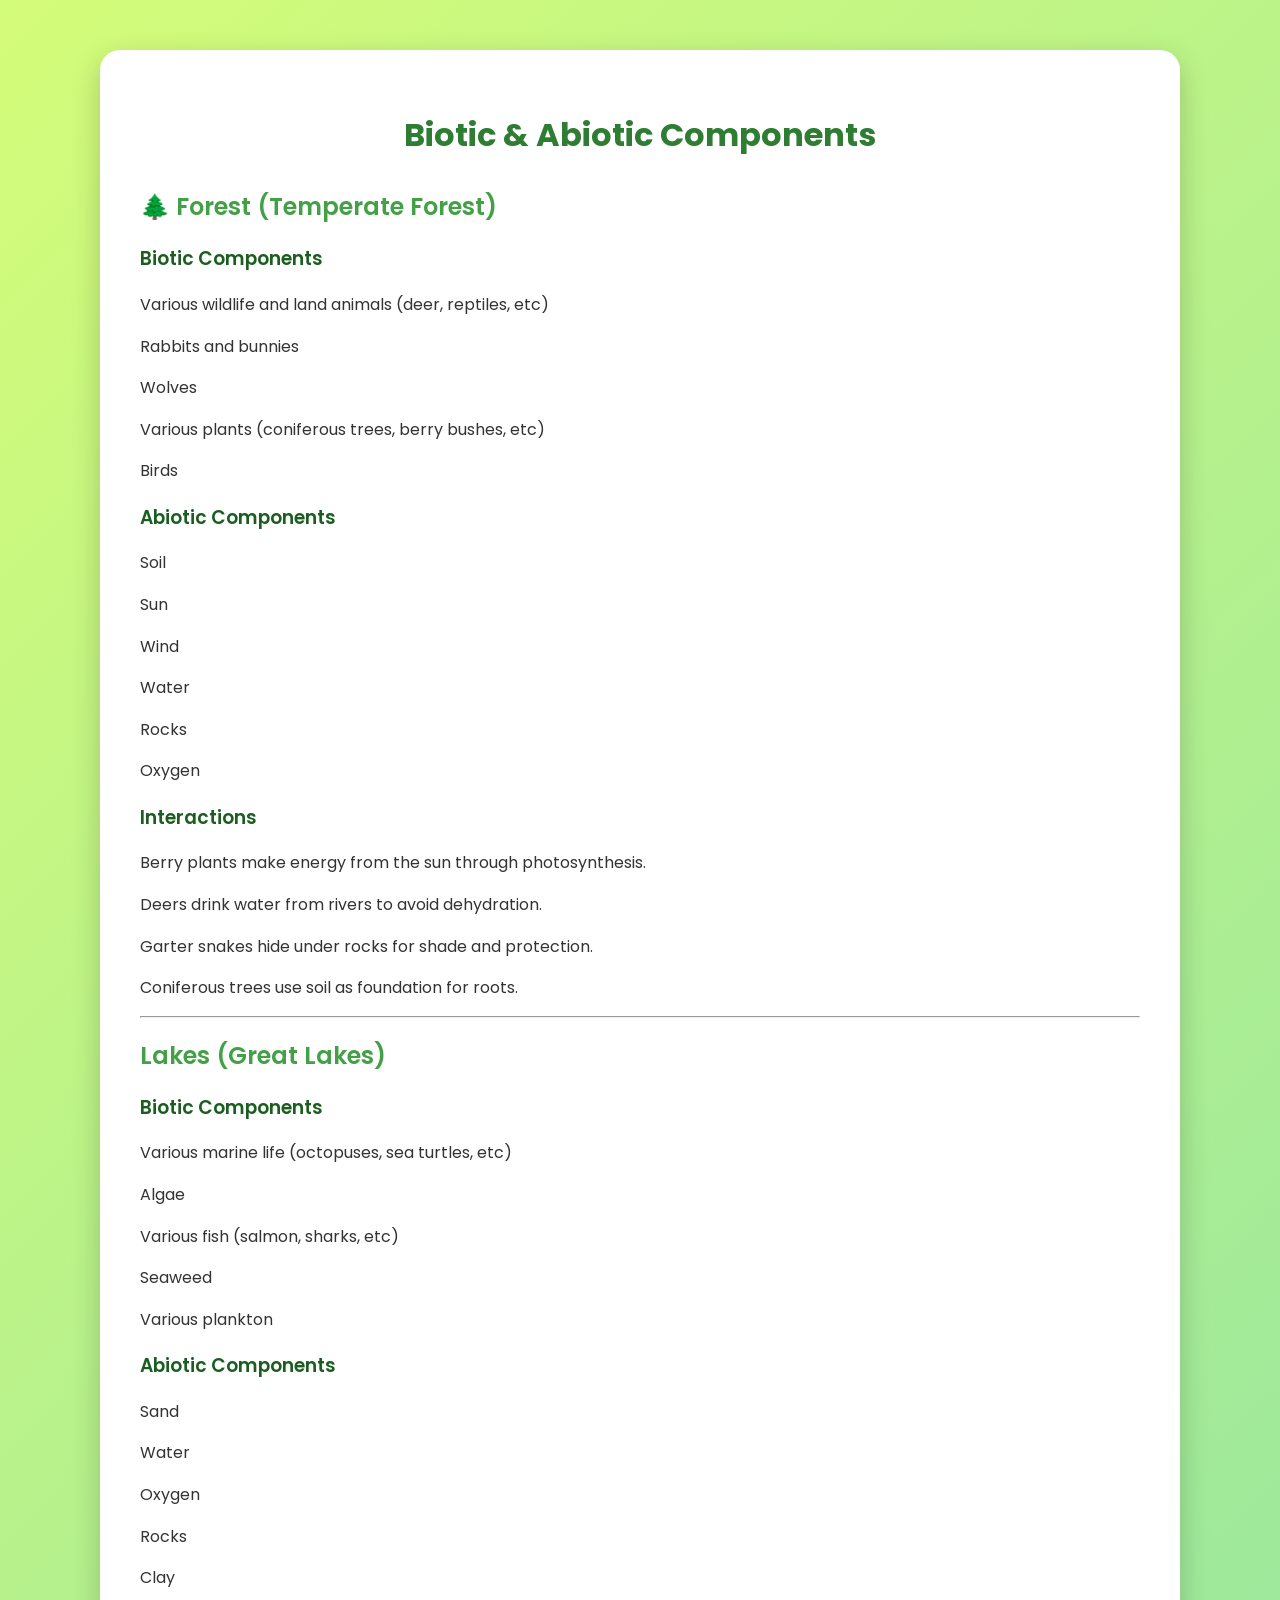
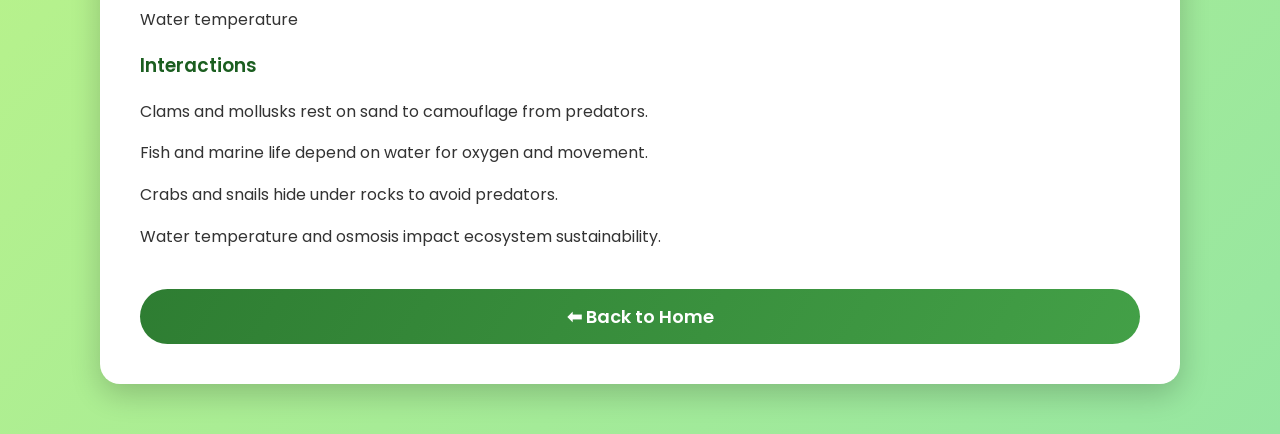
<file: biotic-abiotic.html>
<!DOCTYPE html>
<html lang="en">
<head>
<meta charset="UTF-8">
<meta name="viewport" content="width=device-width, initial-scale=1.0">
<title>Biotic & Abiotic Components</title>

<!-- Google Font -->
<link href="https://fonts.googleapis.com/css2?family=Poppins:wght@400;600;700&display=swap" rel="stylesheet">

<!-- Link to your main CSS -->
<link rel="stylesheet" href="style.css">

<style>
/* Specific card-style container for this page */
.container {
  max-width: 1000px;
  margin: 50px auto;
  background: white;
  padding: 40px;
  border-radius: 20px;
  box-shadow: 0 10px 30px rgba(0,0,0,0.2);
  text-align: left;
}

h1 {
  font-family: 'Poppins', sans-serif;
  font-weight: 700;
  text-align: center;
  color: #2e7d32;
  margin-bottom: 30px;
}

h2 {
  font-family: 'Poppins', sans-serif;
  font-weight: 600;
  color: #43a047;
}

h3 {
  font-family: 'Poppins', sans-serif;
  font-weight: 600;
  color: #1b5e20;
}

p {
  font-family: 'Poppins', sans-serif;
  line-height: 1.6;
  margin-bottom: 15px;
  font-size: 16px;
}

.food-chain {
  background: #f4f4f4;
  padding: 20px;
  border-radius: 14px;
  box-shadow: 0 6px 15px rgba(0,0,0,0.15);
  margin-top: 20px;
}

.back-button {
  display: block;
  margin: 40px auto 0 auto;
  text-align: center;
  padding: 14px 28px;
  background: linear-gradient(120deg, #2e7d32, #43a047);
  color: white;
  font-weight: 600;
  font-size: 18px;
  border-radius: 30px;
  text-decoration: none;
  transition: transform 0.3s, box-shadow 0.3s;
}
.back-button:hover {
  transform: translateY(-4px);
  box-shadow: 0 12px 25px rgba(0,0,0,0.25);
}
</style>

</head>
<body>

<div class="container">
  <h1> Biotic & Abiotic Components</h1>

  <h2>🌲 Forest (Temperate Forest)</h2>
  <h3>Biotic Components</h3>
  <p>Various wildlife and land animals (deer, reptiles, etc)</p>
  <p>Rabbits and bunnies</p>
  <p>Wolves</p>
  <p>Various plants (coniferous trees, berry bushes, etc)</p>
  <p>Birds</p>

  <h3>Abiotic Components</h3>
  <p>Soil</p>
  <p>Sun</p>
  <p>Wind</p>
  <p>Water</p>
  <p>Rocks</p>
  <p>Oxygen</p>

  <h3>Interactions</h3>
  <p>Berry plants make energy from the sun through photosynthesis.</p>
  <p>Deers drink water from rivers to avoid dehydration.</p>
  <p>Garter snakes hide under rocks for shade and protection.</p>
  <p>Coniferous trees use soil as foundation for roots.</p>

  <hr>

  <h2> Lakes (Great Lakes)</h2>
  <h3>Biotic Components</h3>
  <p>Various marine life (octopuses, sea turtles, etc)</p>
  <p>Algae</p>
  <p>Various fish (salmon, sharks, etc)</p>
  <p>Seaweed</p>
  <p>Various plankton</p>

  <h3>Abiotic Components</h3>
  <p>Sand</p>
  <p>Water</p>
  <p>Oxygen</p>
  <p>Rocks</p>
  <p>Clay</p>
  <p>Water temperature</p>

  <h3>Interactions</h3>
  <p>Clams and mollusks rest on sand to camouflage from predators.</p>
  <p>Fish and marine life depend on water for oxygen and movement.</p>
  <p>Crabs and snails hide under rocks to avoid predators.</p>
  <p>Water temperature and osmosis impact ecosystem sustainability.</p>


  <a class="back-button" href="index.html">⬅ Back to Home</a>
</div>

</body>
</html>
</file>
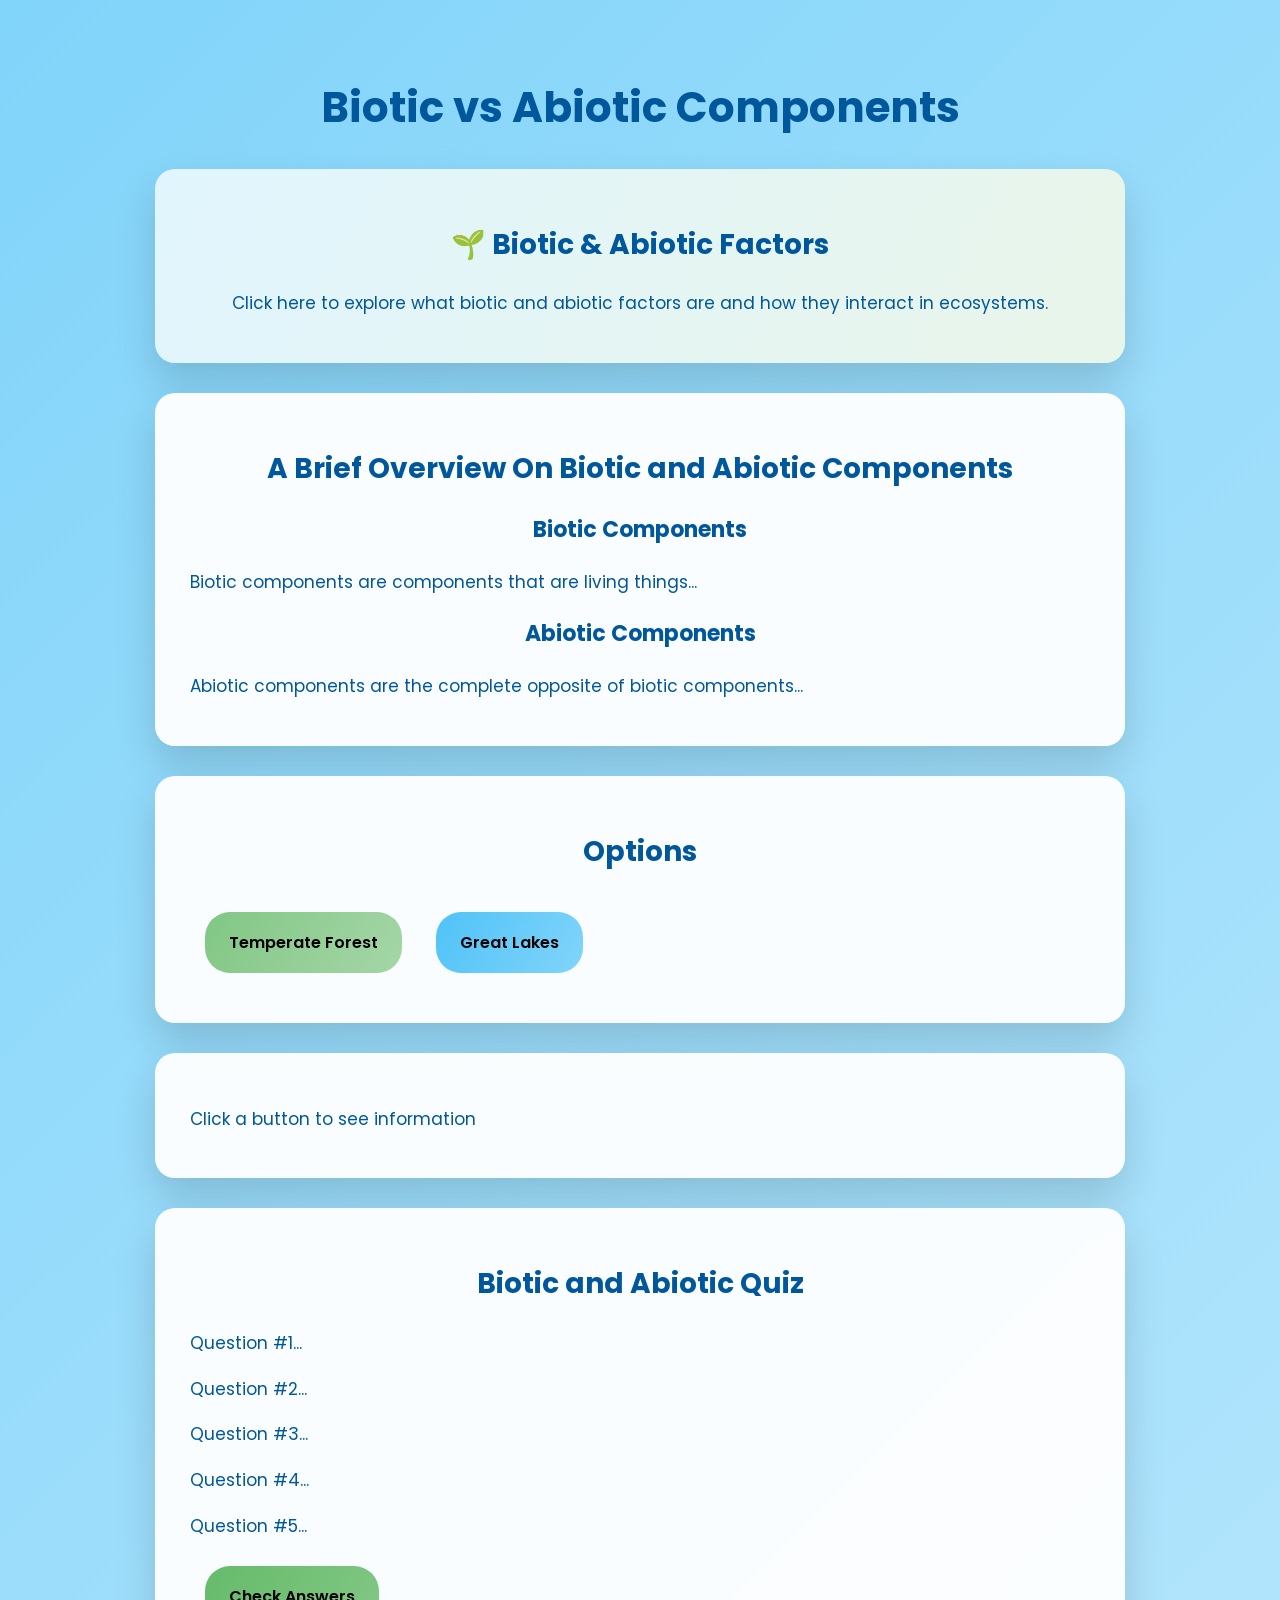
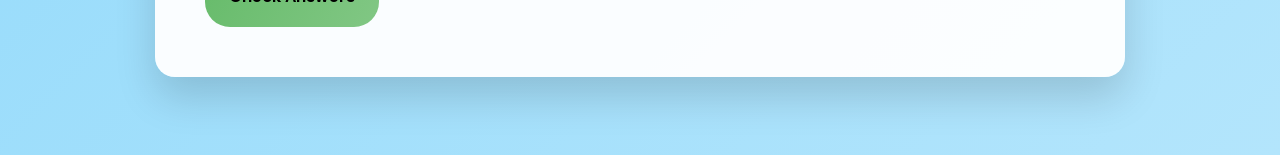
<file: biotic.html>
<!DOCTYPE html>
<html>
<head>
  <title>Biotic vs Abiotic Components</title>

  <!-- Google Font to match theme -->
  <link href="https://fonts.googleapis.com/css2?family=Poppins:wght@400;600;700&display=swap" rel="stylesheet">

  <style>
    body {
      padding: 40px 20px;
      background: linear-gradient(135deg, #81d4fa, #b3e5fc);
      text-align: center;
      font-family: 'Poppins', Arial, sans-serif;
      color: #01579b;
    }

    /* MAIN CARD STYLE */
    .card {
      max-width: 900px;
      margin: 30px auto;
      background: rgba(255, 255, 255, 0.95);
      padding: 35px;
      border-radius: 20px;
      box-shadow: 0 20px 40px rgba(0,0,0,0.15);
      text-align: left;
    }

    /* CLICKABLE CARD */
    .link-card {
      cursor: pointer;
      text-align: center;
      background: linear-gradient(120deg, #e1f5fe, #e8f5e9);
      transition: transform 0.3s, box-shadow 0.3s;
    }

    .link-card:hover {
      transform: translateY(-6px);
      box-shadow: 0 25px 50px rgba(0,0,0,0.2);
    }

    h1, h2, h3 {
      text-align: center;
    }

    h1 {
      font-size: 42px;
      font-weight: 700;
    }

    h2 {
      font-size: 28px;
      margin-top: 20px;
    }

    h3 {
      font-size: 22px;
      margin-top: 20px;
    }

    p {
      font-size: 17px;
      line-height: 1.7;
      margin-bottom: 10px;
    }

    hr {
      height: 3px;
      background-color: #0288d1;
      border: none;
      margin: 20px 0;
    }

    /* BUTTONS */
    button {
      padding: 18px 24px;
      font-size: 16px;
      font-family: 'Poppins', Arial, sans-serif;
      margin: 15px;
      border-radius: 25px;
      border: none;
      cursor: pointer;
      font-weight: 600;
      transition: transform 0.3s, box-shadow 0.3s;
    }

    button:hover {
      transform: translateY(-4px);
      box-shadow: 0 12px 25px rgba(0,0,0,0.25);
    }

    .forest-button {
      background: linear-gradient(120deg, #81c784, #a5d6a7);
    }

    .lake-button {
      background: linear-gradient(120deg, #4fc3f7, #81d4fa);
    }

    .answer-button {
      background: linear-gradient(120deg, #66bb6a, #81c784);
    }
  </style>

  <script>
    function scrollToBioAbiotic() {
      document.getElementById("biotic-abiotic-section")
        .scrollIntoView({ behavior: "smooth" });
    }

    function forest_info() {
      document.getElementById("Information").innerHTML =
      "<h2>Biotic and Abiotic Components in Temperate Forests</h2><hr>" +
      "<h3>Some Biotic Components in Temperate Forests:</h3>" +
      "<p>+ Various wildlife and land animals (deer, reptiles, etc).</p>" +
      "<p>+ Rabbits and bunnies</p>" +
      "<p>+ Wolves</p>" +
      "<p>+ Various plants (coniferous trees, berry bushes, etc).</p>" +
      "<p>+ Birds</p><br>" +
      "<h3>Some Abiotic Components in Temperate Forests:</h3>" +
      "<p>+ Soil</p>" +
      "<p>+ Sun</p>" +
      "<p>+ Wind</p>" +
      "<p>+ Water</p>" +
      "<p>+ Rocks</p>" +
      "<p>+ Oxygen</p><br>" +
      "<h3>Interactions between Abiotic and Biotic Components:</h3>" +
      "<p>+ Berry plants make their own energy from the sun through photosynthesis.</p>" +
      "<p>+ Deers drink water from rivers to avoid dehydration.</p>" +
      "<p>+ Garter snakes hide under rocks to avoid the sun's heat and for protection.</p>" +
      "<p>+ Coniferous trees use the soil as a foundation that holds their roots.</p>";
    }

    function lake_info() {
      document.getElementById("Information").innerHTML =
      "<h2>Biotic and Abiotic Components in the Great Lakes</h2><hr>" +
      "<h3>Some Biotic Components in the Great Lakes:</h3>" +
      "<p>+ Various marine life (octopuses, seaturtles, etc)</p>" +
      "<p>+ Algae</p>" +
      "<p>+ Various fish (salmon, sharks, etc)</p>" +
      "<p>+ Seaweed</p>" +
      "<p>+ Various plankton</p><br>" +
      "<h3>Some Abiotic Components in the Great Lakes:</h3>" +
      "<p>+ Sand</p>" +
      "<p>+ Water</p>" +
      "<p>+ Oxygen</p>" +
      "<p>+ Rocks</p>" +
      "<p>+ Clay</p>" +
      "<p>+ Water temperature</p><br>" +
      "<h3>Interactions between Abiotic and Biotic Components:</h3>" +
      "<p>+ Clams and mollusks rest on sand to camouflage from predators.</p>" +
      "<p>+ Marine life depends on water for oxygen and movement.</p>" +
      "<p>+ Crabs and snails hide under rocks to avoid predators.</p>" +
      "<p>+ Water temperature impacts sustainability.</p>";
    }

    function check_answers() {
      document.getElementById("Question 1").innerHTML =
      "1: A biotic component is a living thing that consumes energy for survival.";
      document.getElementById("Question 2").innerHTML =
      "2: An abiotic component is a non-living but essential ecosystem component.";
      document.getElementById("Question 3").innerHTML =
      "3: Water, water temperature, and sand.";
      document.getElementById("Question 4").innerHTML =
      "4: A garter snake hiding under a rock.";
      document.getElementById("Question 5").innerHTML =
      "5: For camouflage and protection from predators.";
    }
  </script>
</head>

<body>

<h1>Biotic vs Abiotic Components</h1>

<!-- NEW CARD -->
<div class="card link-card" onclick="scrollToBioAbiotic()">
  <h2>🌱 Biotic & Abiotic Factors</h2>
  <p>Click here to explore what biotic and abiotic factors are and how they interact in ecosystems.</p>
</div>

<!-- ORIGINAL CONTENT (NOW IN CARD) -->
<div class="card" id="biotic-abiotic-section">
  <h2>A Brief Overview On Biotic and Abiotic Components</h2>

  <h3>Biotic Components</h3>
  <p>Biotic components are components that are living things...</p>

  <h3>Abiotic Components</h3>
  <p>Abiotic components are the complete opposite of biotic components...</p>
</div>

<div class="card">
  <h2>Options</h2>
  <button class="forest-button" onclick="forest_info()">Temperate Forest</button>
  <button class="lake-button" onclick="lake_info()">Great Lakes</button>
</div>

<div class="card" id="Information">
  <p>Click a button to see information</p>
</div>

<div class="card">
  <h2>Biotic and Abiotic Quiz</h2>

  <p id="Question 1">Question #1...</p>
  <p id="Question 2">Question #2...</p>
  <p id="Question 3">Question #3...</p>
  <p id="Question 4">Question #4...</p>
  <p id="Question 5">Question #5...</p>

  <button class="answer-button" onclick="check_answers()">Check Answers</button>
</div>

</body>
</html>
</file>
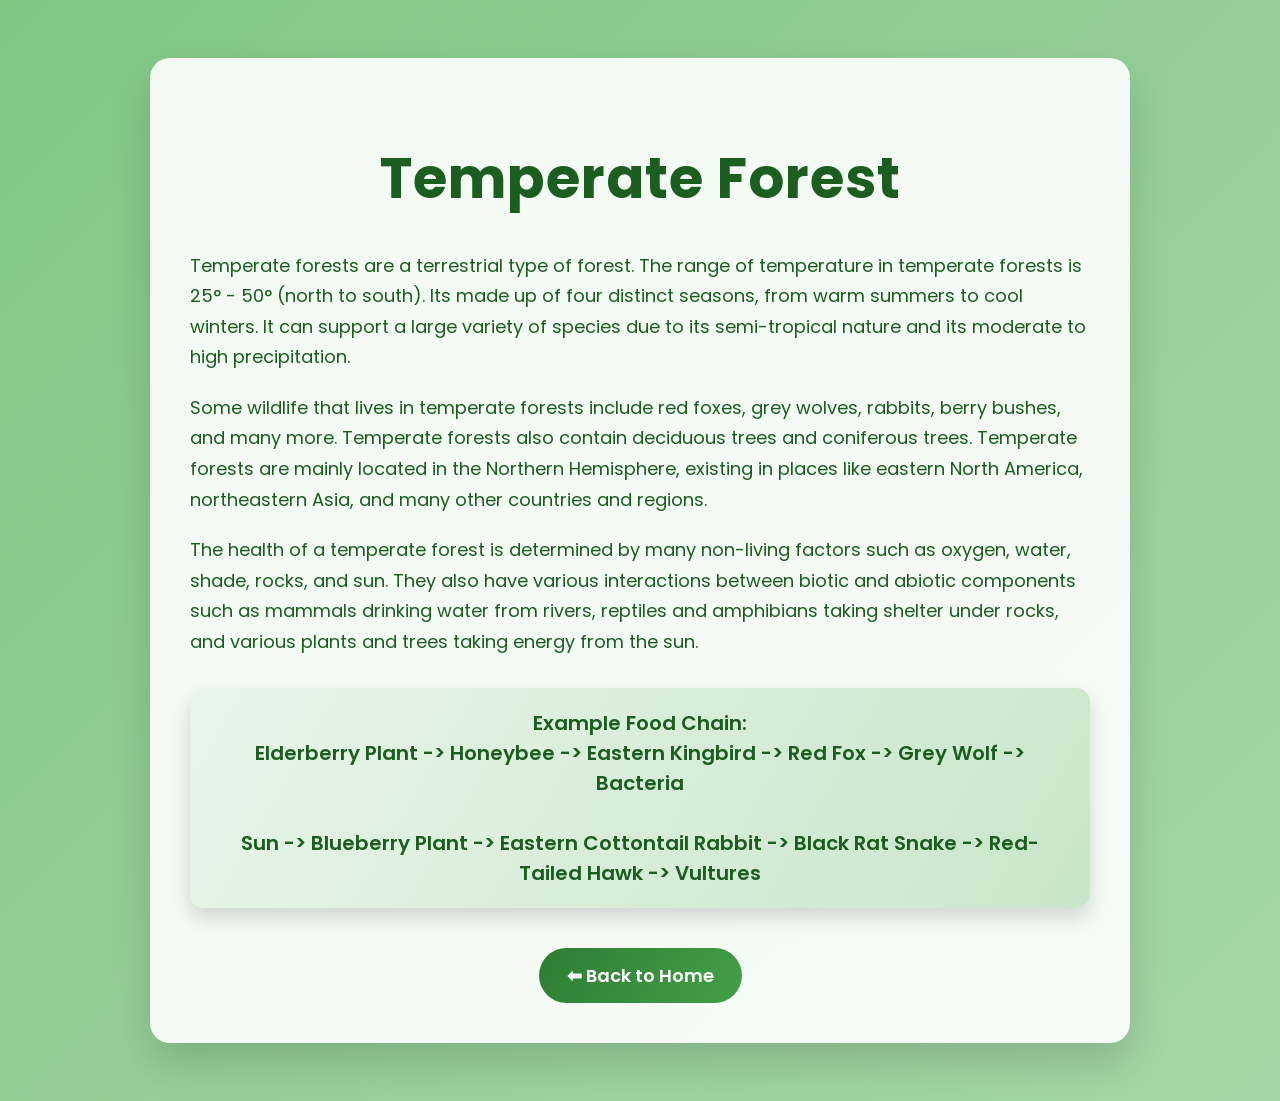
<file: forest.html>
<!DOCTYPE html>
<html lang="en">
<head>
<meta charset="UTF-8">
<meta name="viewport" content="width=device-width, initial-scale=1.0">
<title>Forest Ecosystem</title>

<!-- Google Font -->
<link href="https://fonts.googleapis.com/css2?family=Poppins:wght@400;600;700&display=swap" rel="stylesheet">

<style>
body {
    font-family: 'Poppins', Arial, sans-serif;
    background: linear-gradient(135deg, #81c784, #a5d6a7);
    text-align: center;
    padding: 50px 20px;
    color: #1b5e20;
}

/* MAIN CARD */
.container {
    max-width: 900px;
    margin: auto;
    background: rgba(255, 255, 255, 0.9);
    padding: 40px;
    border-radius: 20px;
    box-shadow: 0 20px 40px rgba(0,0,0,0.15);
}

/* TITLE */
h1 {
    font-size: 56px;
    margin-bottom: 30px;
    font-weight: 700;
    letter-spacing: 1px;
}

/* PARAGRAPHS */
p {
    font-size: 18px;
    line-height: 1.7;
    margin-bottom: 20px;
    text-align: left;
}

/* FOOD CHAIN BOX */
.food-chain {
    margin-top: 30px;
    padding: 20px;
    background: linear-gradient(120deg, #e8f5e9, #c8e6c9);
    border-radius: 14px;
    font-size: 20px;
    font-weight: 600;
    box-shadow: 0 10px 20px rgba(0,0,0,0.15);
}

/* BACK BUTTON */
a {
    display: inline-block;
    margin-top: 40px;
    padding: 14px 28px;
    background: linear-gradient(120deg, #2e7d32, #43a047);
    color: white;
    text-decoration: none;
    border-radius: 30px;
    font-weight: 600;
    font-size: 18px;
    transition: transform 0.3s, box-shadow 0.3s;
}

a:hover {
    transform: translateY(-4px);
    box-shadow: 0 12px 25px rgba(0,0,0,0.25);
}
</style>
</head>

<body>

<div class="container">

<h1> Temperate Forest</h1>

<p>
Temperate forests are a terrestrial type of forest. The range of temperature in temperate forests is 25° - 50° (north to south). Its made up of four distinct seasons, from warm summers to cool winters. It can support a large variety of species due to its semi-tropical nature and its moderate to high precipitation.
</p>

<p>
Some wildlife that lives in temperate forests include red foxes, grey wolves, rabbits, berry bushes, and many more. Temperate forests also contain deciduous trees and coniferous trees. Temperate forests are mainly located in the Northern Hemisphere, existing in places like eastern North America, northeastern Asia, and many other countries and regions.</p>

<p>
The health of a temperate forest is determined by many non-living factors such as oxygen, water, shade, rocks, and sun. They also have various interactions between biotic and abiotic components such as mammals drinking water from rivers, reptiles and amphibians taking shelter under rocks, and various plants and trees taking energy from the sun.</p>

<div class="food-chain">
Example Food Chain:<br>
Elderberry Plant -> Honeybee -> Eastern Kingbird -> Red Fox -> Grey Wolf -> Bacteria<br>
<br>
Sun -> Blueberry Plant -> Eastern Cottontail Rabbit -> Black Rat Snake -> Red-Tailed Hawk -> Vultures

</div>

<a href="index.html">⬅ Back to Home</a>

</div>

</body>
</html>
</file>
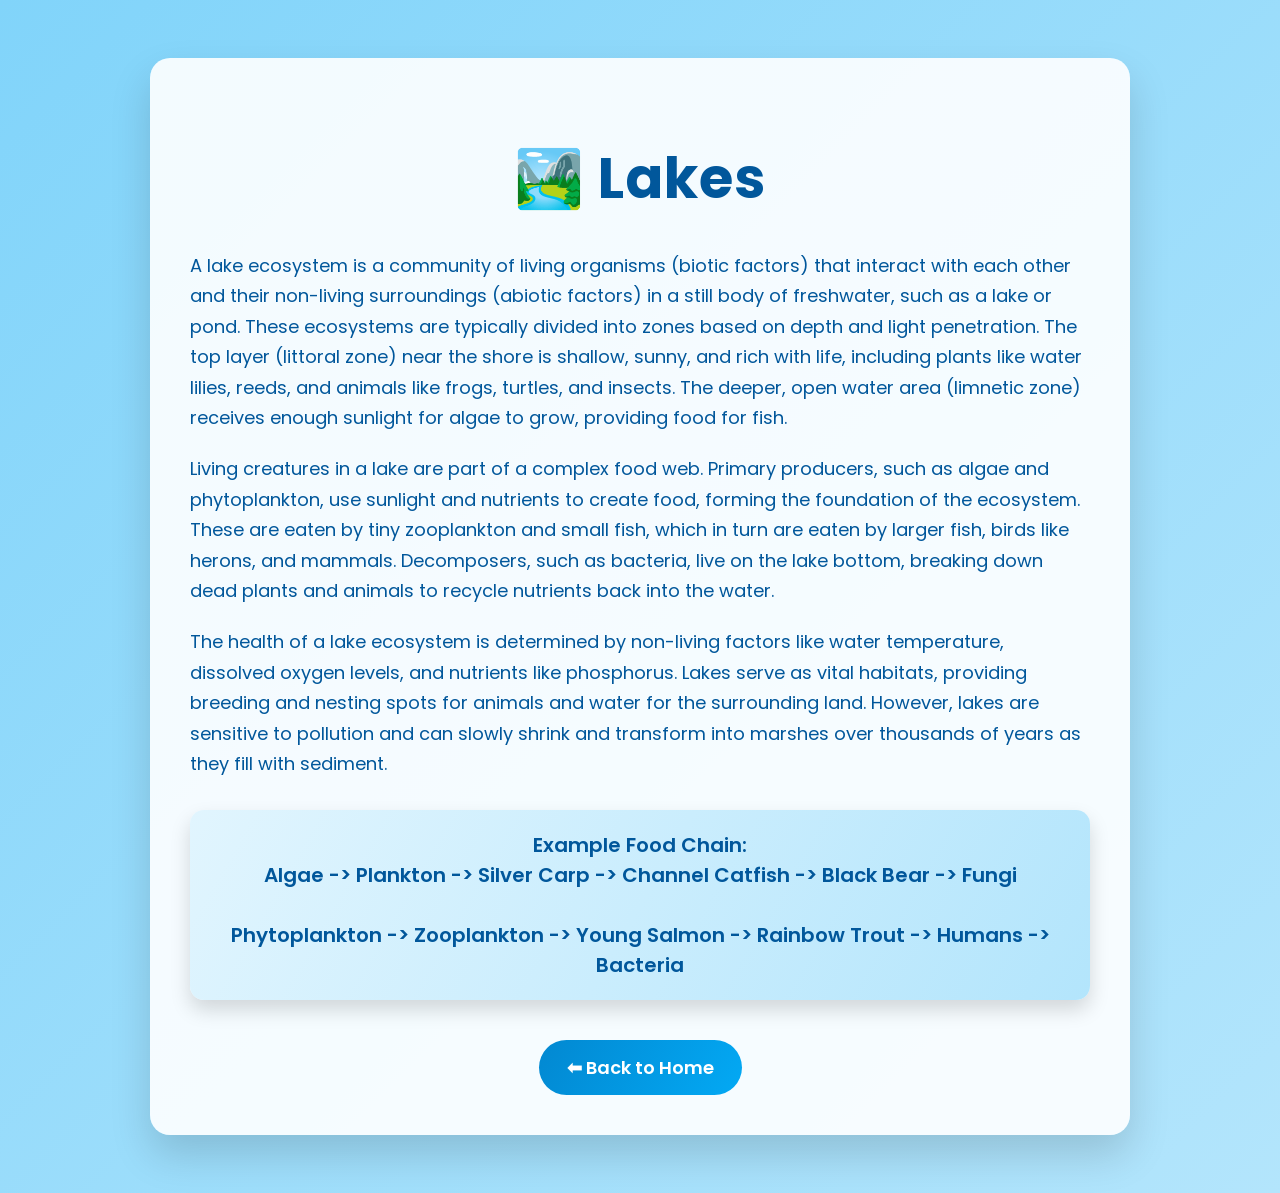
<file: lake.html>
<!DOCTYPE html>
<html lang="en">
<head>
<meta charset="UTF-8">
<meta name="viewport" content="width=device-width, initial-scale=1.0">
<title>Lake Ecosystem</title>

<!-- Google Font -->
<link href="https://fonts.googleapis.com/css2?family=Poppins:wght@400;600;700&display=swap" rel="stylesheet">

<style>
body {
    font-family: 'Poppins', Arial, sans-serif;
    background: linear-gradient(135deg, #81d4fa, #b3e5fc);
    text-align: center;
    padding: 50px 20px;
    color: #01579b;
}

.container {
    max-width: 900px;
    margin: auto;
    background: rgba(255, 255, 255, 0.9);
    padding: 40px;
    border-radius: 20px;
    box-shadow: 0 20px 40px rgba(0,0,0,0.15);
}

h1 {
    font-size: 56px;
    margin-bottom: 30px;
    font-weight: 700;
    letter-spacing: 1px;
}

p {
    font-size: 18px;
    line-height: 1.7;
    margin-bottom: 20px;
    text-align: left;
}

.food-chain {
    margin-top: 30px;
    padding: 20px;
    background: linear-gradient(120deg, #e1f5fe, #b3e5fc);
    border-radius: 14px;
    font-size: 20px;
    font-weight: 600;
    box-shadow: 0 10px 20px rgba(0,0,0,0.15);
}

a {
    display: inline-block;
    margin-top: 40px;
    padding: 14px 28px;
    background: linear-gradient(120deg, #0288d1, #03a9f4);
    color: white;
    text-decoration: none;
    border-radius: 30px;
    font-weight: 600;
    font-size: 18px;
    transition: transform 0.3s, box-shadow 0.3s;
}

a:hover {
    transform: translateY(-4px);
    box-shadow: 0 12px 25px rgba(0,0,0,0.25);
}
</style>
</head>

<body>

<div class="container">

<h1>🏞️ Lakes</h1>

<p>
A lake ecosystem is a community of living organisms (biotic factors) that interact with each other and their non-living surroundings (abiotic factors) in a still body of freshwater, such as a lake or pond. These ecosystems are typically divided into zones based on depth and light penetration. The top layer (littoral zone) near the shore is shallow, sunny, and rich with life, including plants like water lilies, reeds, and animals like frogs, turtles, and insects. The deeper, open water area (limnetic zone) receives enough sunlight for algae to grow, providing food for fish.
</p>

<p>
Living creatures in a lake are part of a complex food web. Primary producers, such as algae and phytoplankton, use sunlight and nutrients to create food, forming the foundation of the ecosystem. These are eaten by tiny zooplankton and small fish, which in turn are eaten by larger fish, birds like herons, and mammals. Decomposers, such as bacteria, live on the lake bottom, breaking down dead plants and animals to recycle nutrients back into the water.
</p>

<p>
The health of a lake ecosystem is determined by non-living factors like water temperature, dissolved oxygen levels, and nutrients like phosphorus. Lakes serve as vital habitats, providing breeding and nesting spots for animals and water for the surrounding land. However, lakes are sensitive to pollution and can slowly shrink and transform into marshes over thousands of years as they fill with sediment.
</p>

<div class="food-chain">
Example Food Chain:<br>
Algae -> Plankton -> Silver Carp -> Channel Catfish -> Black Bear -> Fungi<br>
<br>
Phytoplankton -> Zooplankton -> Young Salmon -> Rainbow Trout -> Humans -> Bacteria

</div>

<a href="index.html">⬅ Back to Home</a>

</div>

</body>
</html>
</file>
<file: style.css>
body{
  margin:0;
  font-family:'Poppins', Arial, Helvetica, sans-serif;
  background:linear-gradient(135deg,#d4fc79,#96e6a1);
  color:#333;
  transition: all 0.4s ease;
}

/* HEADER */
header{
  text-align:center;
  padding:60px 20px;
  background:linear-gradient(120deg,#2e7d32,#66bb6a);
  color:white;
}
header h1{
  font-size:52px;
  margin:0;
}
header p{
  font-size:20px;
  opacity:0.9;
}
header button{
  margin-top:15px;
  padding:10px 18px;
  font-size:16px;
  border:none;
  border-radius:8px;
  cursor:pointer;
  background:#555;
  color:white;
  font-weight:600;
  transition:0.3s;
}
header button:hover{
  background:#333;
}

/* NAV */
nav{
  display:flex;
  justify-content:center;
  gap:40px;
  background:#1b5e20;
  padding:15px;
}
nav a{
  color:white;
  text-decoration:none;
  font-weight:600;
  font-size:18px;
}
nav a:hover{
  color:#c8e6c9;
}

/* SECTIONS */
section{
  padding:60px 20px;
  max-width:1000px;
  margin:auto;
  text-align:center;
}
section h2{
  font-size:36px;
  margin-bottom:20px;
}

/* CARDS */
.card-container{
  display:flex;
  justify-content:center;
  gap:30px;
  flex-wrap:wrap;
  margin-top:30px;
}
.card{
  background:white;
  border-radius:12px;
  padding:25px;
  width:220px;
  height:220px;
  box-shadow:0 8px 20px rgba(0,0,0,0.15);
  transition:0.3s;
  display:flex;
  flex-direction:column;
  justify-content:center;
  align-items:center;
  text-align:center;
}
.card:hover{
  transform:translateY(-8px);
}
.card h3{
  margin-bottom:10px;
  min-height:48px;
}
.card-container a{
  text-decoration:none;
  color:inherit;
  display:block;
}

/* FOOD CHAIN */
.foodchain{
  font-size:24px;
  background:white;
  padding:20px 30px;
  border-radius:12px;
  display:inline-block;
  box-shadow:0 6px 15px rgba(0,0,0,0.2);
  transition:0.4s;
}

/* SIMULATOR */
#output{
  white-space:pre-line;
  text-align:left;
  margin:25px auto;
  max-width:800px;
  background:#f4f4f4;
  padding:18px;
  border-radius:10px;
  max-height:260px;
  overflow-y:auto;
  font-size:14px;
  transition: all 0.4s ease;
}
canvas{
  background:white;
  margin-top:25px;
  border-radius:12px;
  box-shadow:0 6px 15px rgba(0,0,0,0.2);
  transition: all 0.4s ease;
}

/* BUTTONS */
button{
  margin-top:20px;
  padding:14px 24px;
  border:none;
  border-radius:10px;
  background:#43a047;
  color:white;
  font-size:16px;
  cursor:pointer;
  font-weight:600;
  transition:0.3s;
}
button:hover{
  background:#2e7d32;
}

/* FOOTER */
footer{
  margin-top:60px;
  background:#1b5e20;
  color:white;
  padding:20px;
  text-align:center;
  transition:all 0.4s ease;
}

/* NIGHT MODE */
body.night{
  background:#1c1c1c;
  color:#f0f0f0;
}
body.night header{
  background:#0b3d0b;
}
body.night nav{
  background:#0a2e0a;
}
body.night .card{
  background:#2a2a2a;
  color:#f0f0f0;
}
body.night .foodchain{
  background:#333;
  color:#f0f0f0;
}
body.night #output{
  background:#222;
  color:#f0f0f0;
}
body.night canvas{
  background:#222;
}
body.night footer{
  background:#0a2e0a;
}
</file>
